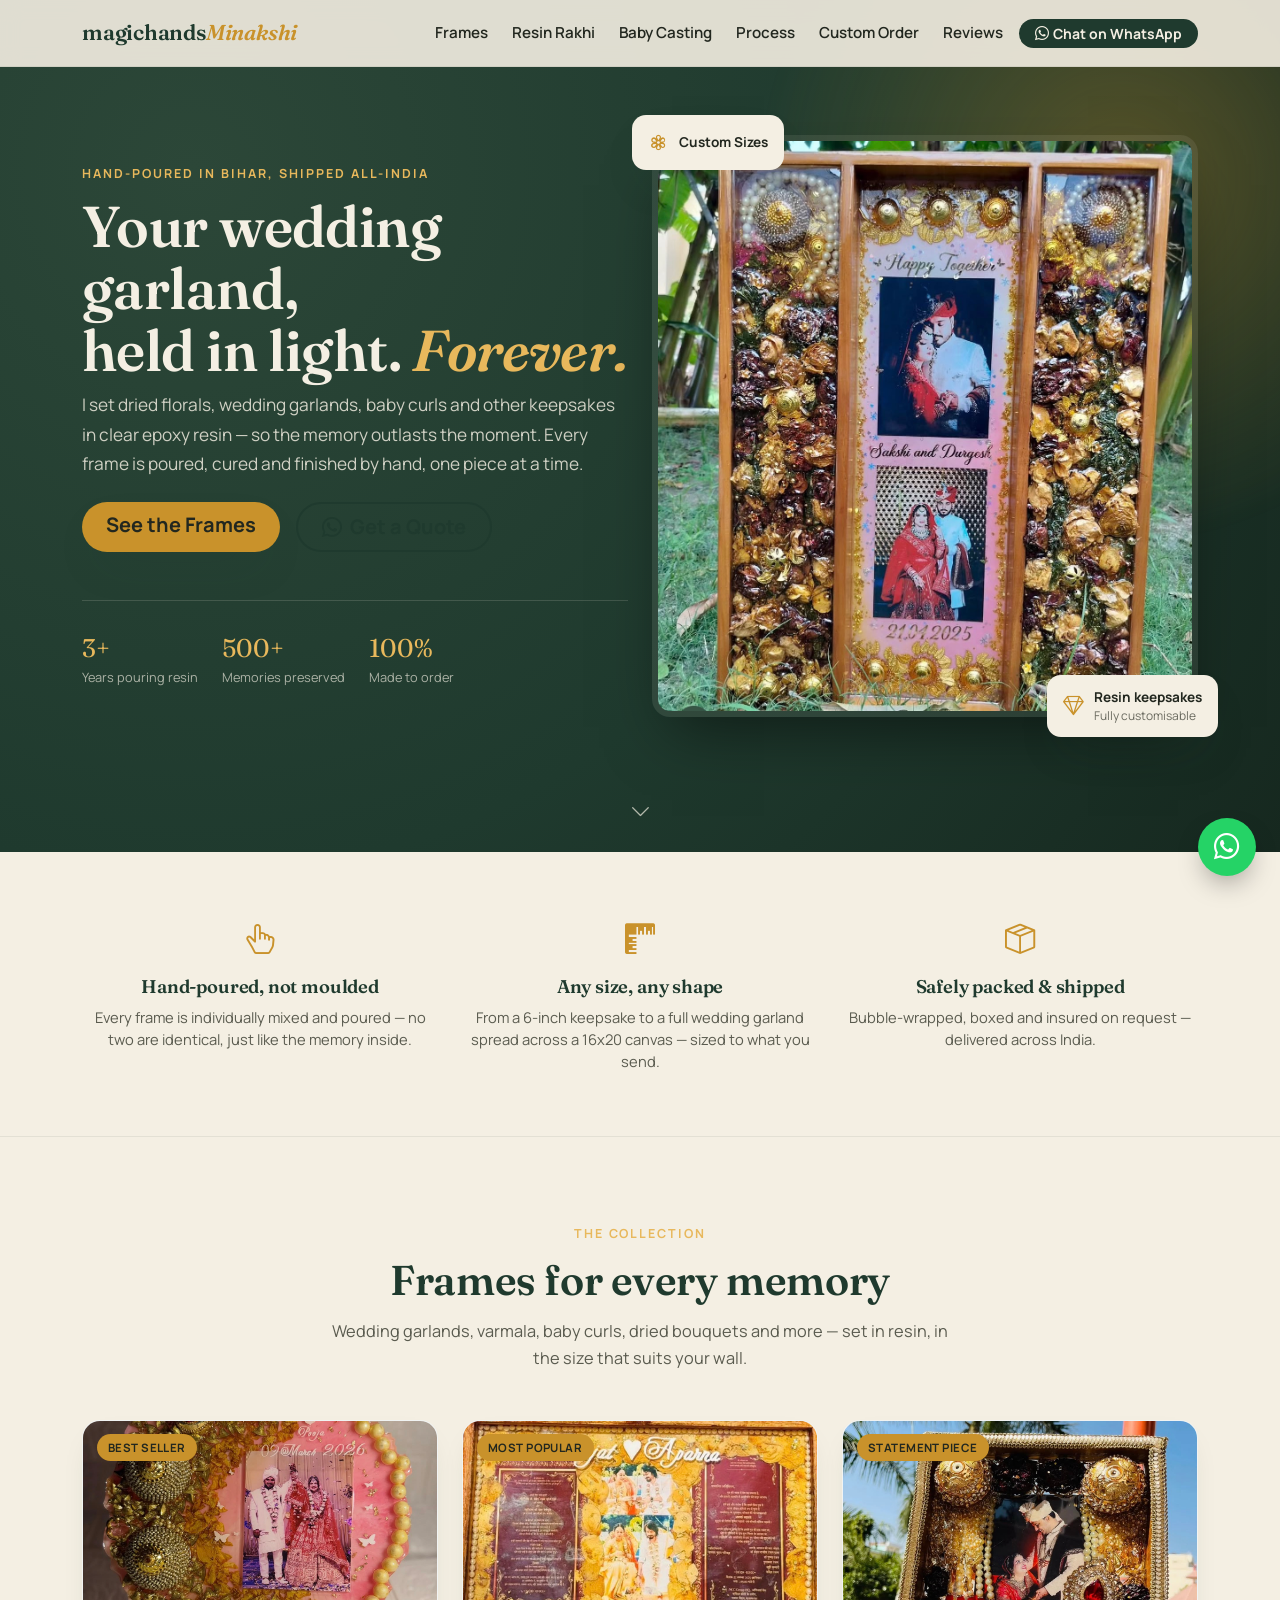
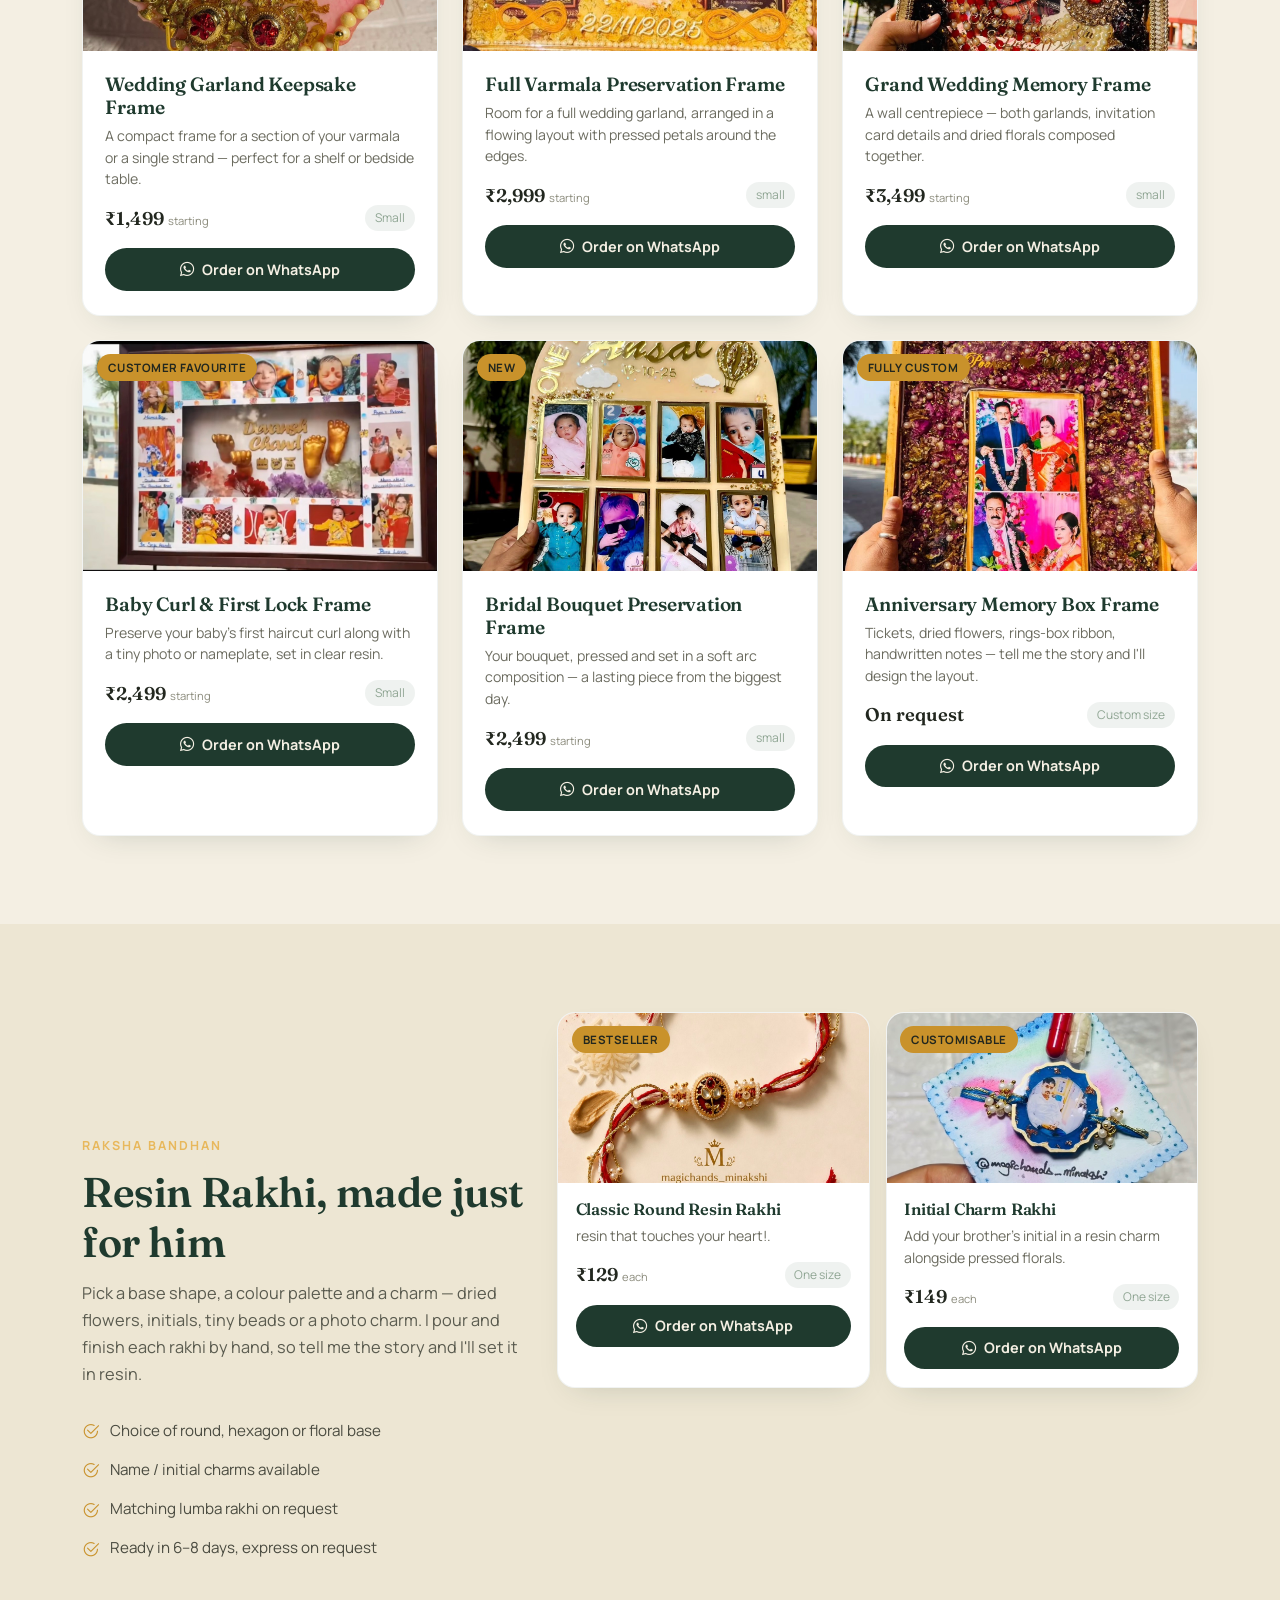
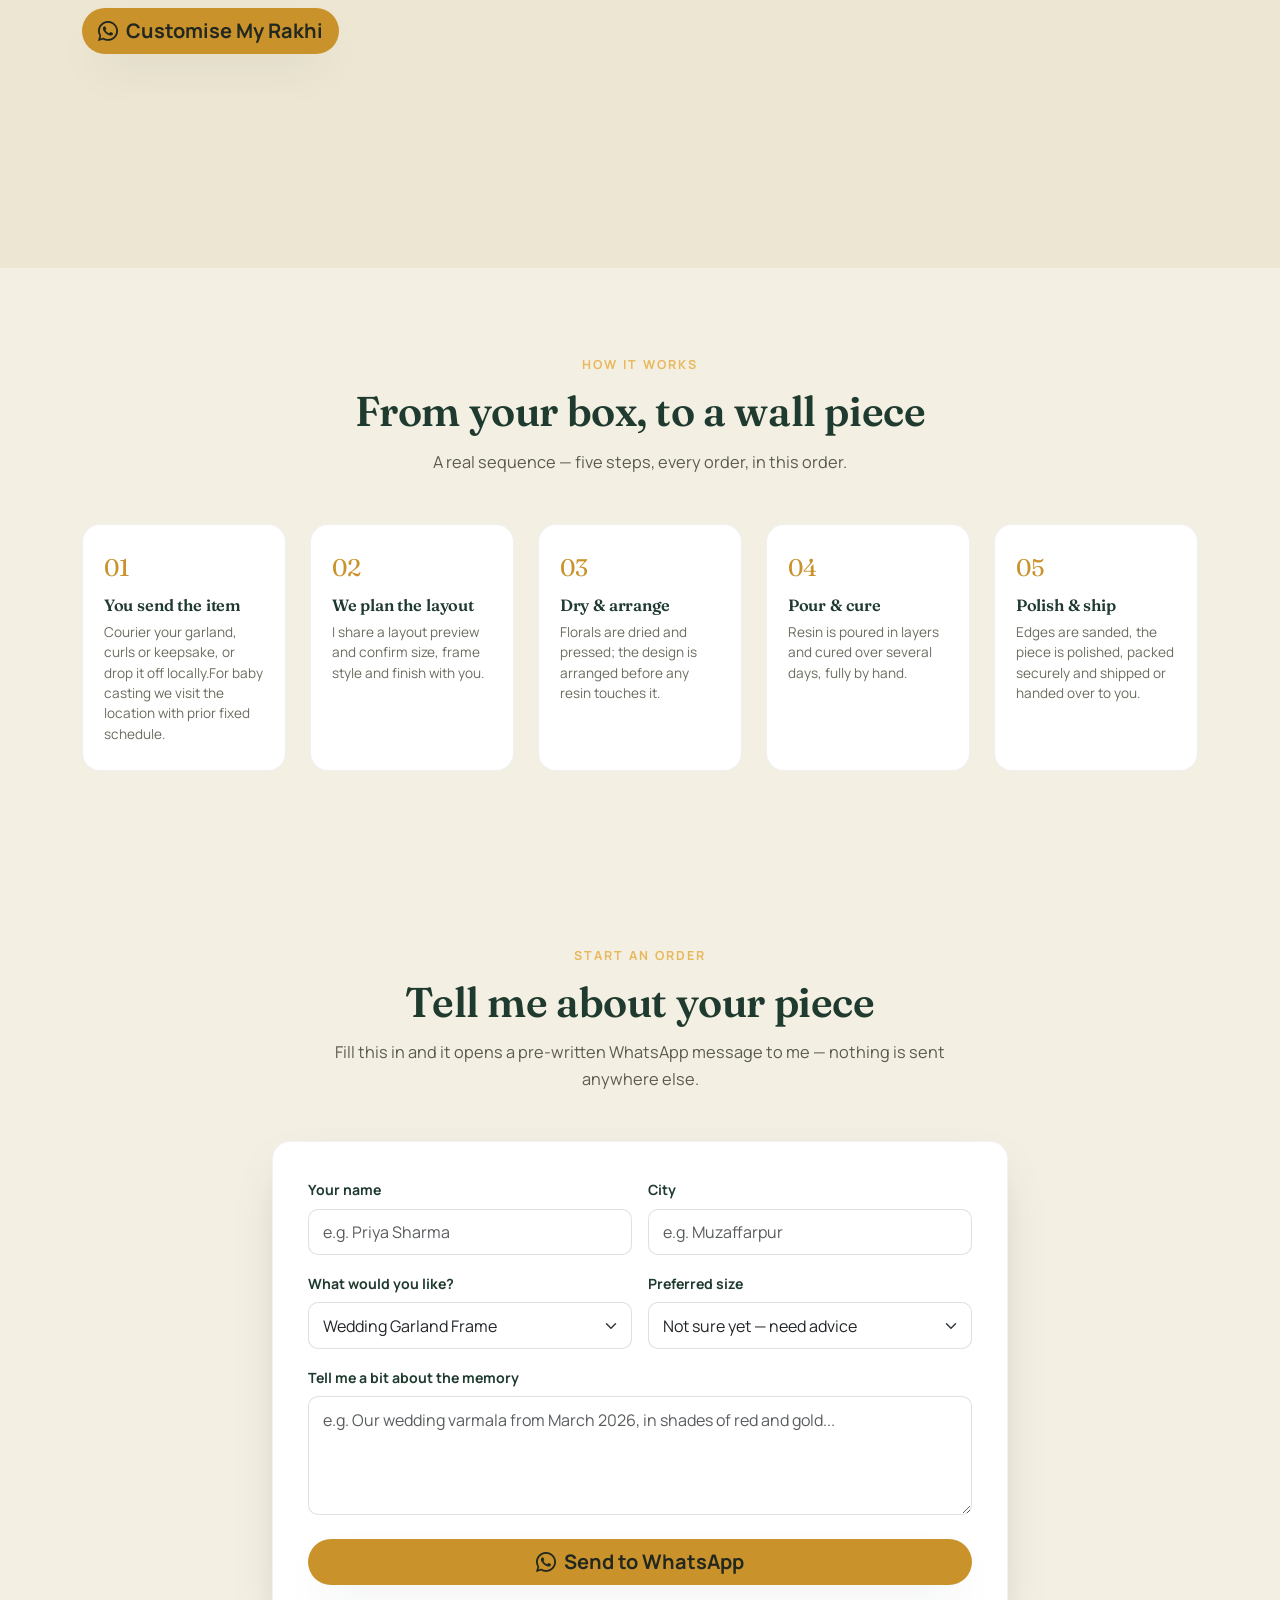
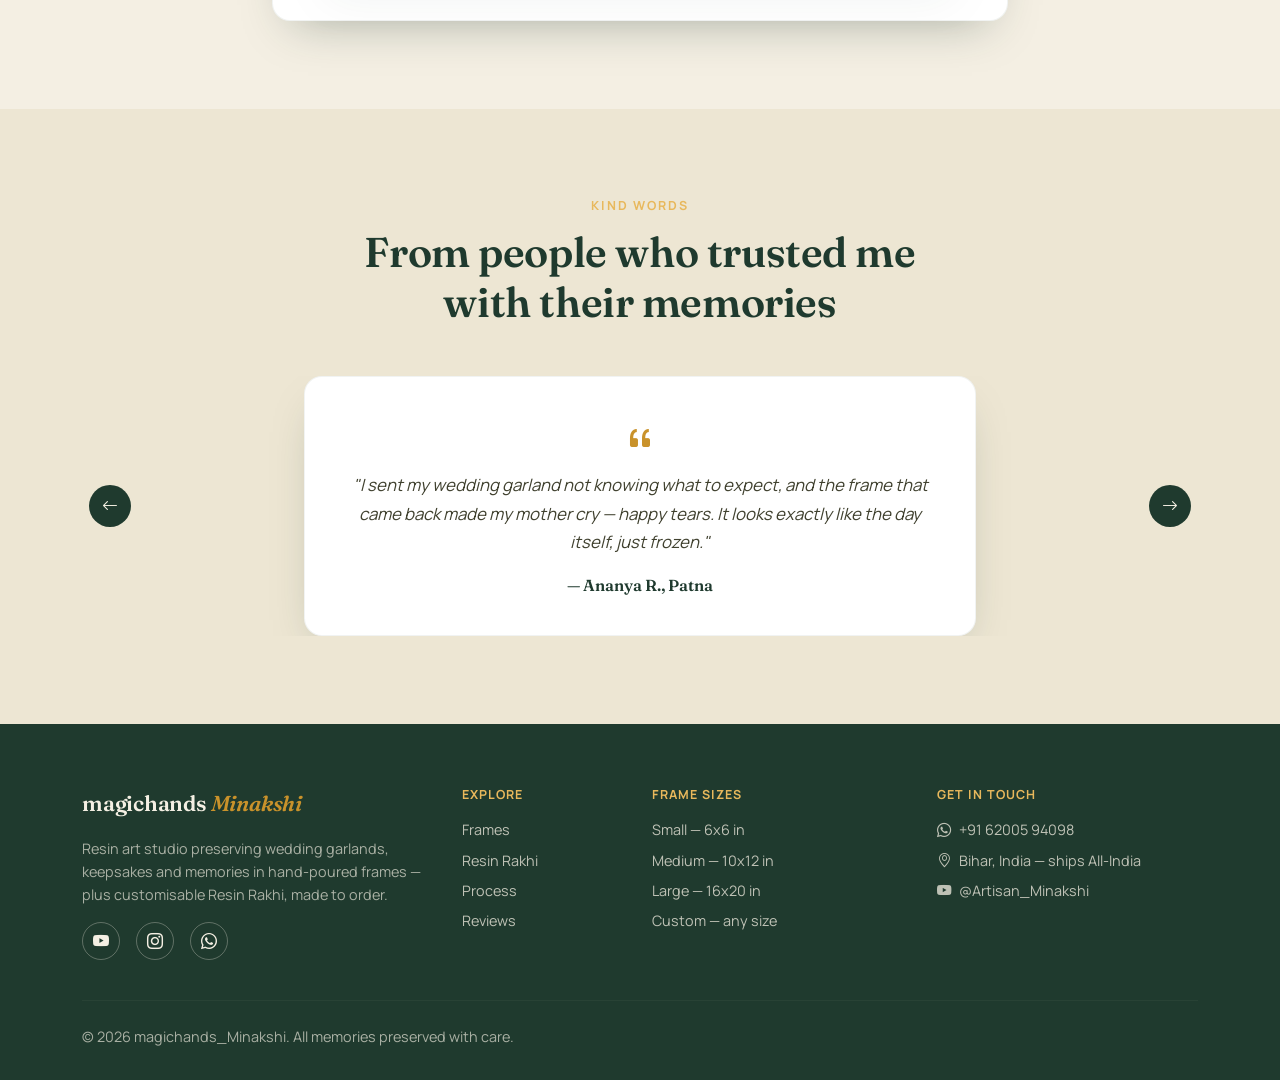
<file: index.html>
<!doctype html>
<html lang="en">
  <head>
    <meta charset="UTF-8" />
    <meta name="viewport" content="width=device-width, initial-scale=1.0" />
    <title>
      magichands_Minakshi | Resin-Preserved Memories &amp; Custom Rakhi, Baby
      Casting
    </title>
    <meta
      name="description"
      content="Wedding garlands, memories and keepsakes hand-poured in resin. Custom frame sizes, customisable Resin Rakhi, made to order."
    />

    <!-- Google Fonts: Fraunces (display) + Manrope (body/utility) -->
    <link rel="preconnect" href="https://fonts.googleapis.com" />
    <link
      href="https://fonts.googleapis.com/css2?family=Fraunces:ital,opsz,wght@0,9..144,300;0,9..144,500;0,9..144,600;1,9..144,500&family=Manrope:wght@400;500;600;700;800&display=swap"
      rel="stylesheet"
    />

    <!-- Bootstrap 5 -->
    <link
      href="https://cdn.jsdelivr.net/npm/bootstrap@5.3.3/dist/css/bootstrap.min.css"
      rel="stylesheet"
    />

    <!-- Bootstrap Icons -->
    <link
      rel="stylesheet"
      href="https://cdn.jsdelivr.net/npm/bootstrap-icons@1.11.3/font/bootstrap-icons.css"
    />

    <!-- Custom styles -->
    <link rel="stylesheet" href="style.css" />
  </head>
  <body>
    <!-- ================= NAVBAR ================= -->
    <nav class="navbar navbar-expand-lg fixed-top am-navbar" id="mainNav">
      <div class="container">
        <a class="navbar-brand am-brand" href="#home">
          magichands<span>Minakshi</span>
        </a>
        <button
          class="navbar-toggler"
          type="button"
          data-bs-toggle="collapse"
          data-bs-target="#navMenu"
          aria-controls="navMenu"
          aria-expanded="false"
          aria-label="Toggle navigation"
        >
          <span class="navbar-toggler-icon"></span>
        </button>
        <div class="collapse navbar-collapse" id="navMenu">
          <ul class="navbar-nav ms-auto align-items-lg-center gap-lg-2">
            <li class="nav-item">
              <a class="nav-link" href="#gallery">Frames</a>
            </li>
            <li class="nav-item">
              <a class="nav-link" href="#rakhi">Resin Rakhi</a>
            </li>
            <li class="nav-item">
              <a class="nav-link" href="#baby">Baby Casting</a>
            </li>
            <li class="nav-item">
              <a class="nav-link" href="#process">Process</a>
            </li>
            <li class="nav-item">
              <a class="nav-link" href="#order">Custom Order</a>
            </li>
            <li class="nav-item">
              <a class="nav-link" href="#reviews">Reviews</a>
            </li>
            <li class="nav-item mt-2 mt-lg-0">
              <a
                class="btn am-btn-whatsapp btn-sm px-3 am-wa-link"
                target="_blank"
                rel="noopener"
                href="#"
                data-wa-message="Hi Minakshi! I'd love to know more about your resin preservation work."
              >
                <i class="bi bi-whatsapp me-1"></i>Chat on WhatsApp
              </a>
            </li>
          </ul>
        </div>
      </div>
    </nav>

    <!-- ================= HERO ================= -->
    <header id="home" class="am-hero">
      <div class="am-hero-blob" aria-hidden="true"></div>
      <div class="container position-relative">
        <div class="row align-items-center gy-5 min-vh-100 py-5">
          <div class="col-lg-6 am-hero-copy">
            <p class="am-eyebrow">Hand-poured in Bihar, shipped ALL-India</p>
            <h1 class="am-hero-title">
              Your wedding garland,<br />
              held in light. <span>Forever.</span>
            </h1>
            <p class="am-hero-sub">
              I set dried florals, wedding garlands, baby curls and other
              keepsakes in clear epoxy resin — so the memory outlasts the
              moment. Every frame is poured, cured and finished by hand, one
              piece at a time.
            </p>
            <div class="d-flex flex-wrap gap-3 mt-4">
              <a href="#gallery" class="btn am-btn-primary btn-lg px-4"
                >See the Frames</a
              >
              <a
                href="#"
                class="btn am-btn-outline btn-lg px-4 am-wa-link"
                data-wa-message="Hi Minakshi! I want to preserve my wedding garland in resin. Can you share details?"
              >
                <i class="bi bi-whatsapp me-2"></i>Get a Quote
              </a>
            </div>
            <div class="am-hero-stats d-flex flex-wrap gap-4 mt-5">
              <div>
                <span class="am-stat-num">3+</span>
                <span class="am-stat-label">Years pouring resin</span>
              </div>
              <div>
                <span class="am-stat-num">500+</span>
                <span class="am-stat-label">Memories preserved</span>
              </div>
              <div>
                <span class="am-stat-num">100%</span>
                <span class="am-stat-label">Made to order</span>
              </div>
            </div>
          </div>
          <div class="col-lg-6">
            <div class="am-hero-frame-wrap">
              <!-- https://placehold.co/640x760/2f4a3a/f4ecd8?font=playfair-display&text=Preserved%0AWedding%0AGarland -->
              <img
                src="./img/ m.jpg"
                class="img-fluid am-hero-img"
                alt="Demo image: wedding garland preserved in a resin frame"
              />
              <div class="am-float-card am-float-1">
                <i class="bi bi-flower3"></i>
                <div>
                  <strong>Custom Sizes</strong>
                </div>
              </div>
              <div class="am-float-card am-float-2">
                <i class="bi bi-gem"></i>
                <div>
                  <strong>Resin keepsakes</strong>
                  <span>Fully customisable</span>
                </div>
              </div>
            </div>
          </div>
        </div>
      </div>
      <a href="#about" class="am-scroll-cue" aria-hidden="true"
        ><i class="bi bi-chevron-down"></i
      ></a>
    </header>

    <!-- ================= FEATURE STRIP ================= -->
    <section id="about" class="am-strip">
      <div class="container">
        <div class="row g-4 text-center">
          <div class="col-md-4">
            <i class="bi bi-hand-index-thumb am-strip-icon"></i>
            <h3>Hand-poured, not moulded</h3>
            <p>
              Every frame is individually mixed and poured — no two are
              identical, just like the memory inside.
            </p>
          </div>
          <div class="col-md-4">
            <i class="bi bi-rulers am-strip-icon"></i>
            <h3>Any size, any shape</h3>
            <p>
              From a 6-inch keepsake to a full wedding garland spread across a
              16x20 canvas — sized to what you send.
            </p>
          </div>
          <div class="col-md-4">
            <i class="bi bi-box-seam am-strip-icon"></i>
            <h3>Safely packed &amp; shipped</h3>
            <p>
              Bubble-wrapped, boxed and insured on request — delivered across
              India.
            </p>
          </div>
        </div>
      </div>
    </section>

    <!-- ================= GALLERY / PRODUCTS ================= -->
    <section id="gallery" class="am-section">
      <div class="container">
        <div class="am-section-head">
          <p class="am-eyebrow">The Collection</p>
          <h2>Frames for every memory</h2>
          <p class="am-section-sub">
            Wedding garlands, varmala, baby curls, dried bouquets and more — set
            in resin, in the size that suits your wall.
          </p>
        </div>

        <div class="row g-4" id="productGrid">
          <!-- Product cards are injected by script.js from the PRODUCTS array -->
        </div>
      </div>
    </section>

    <!-- ================= RESIN RAKHI ================= -->
    <section id="rakhi" class="am-section am-section-alt">
      <div class="container">
        <div class="row align-items-center gy-5">
          <div class="col-lg-5">
            <p class="am-eyebrow">Raksha Bandhan</p>
            <h2 class="am-section-title">Resin Rakhi, made just for him</h2>
            <p class="am-section-sub">
              Pick a base shape, a colour palette and a charm — dried flowers,
              initials, tiny beads or a photo charm. I pour and finish each
              rakhi by hand, so tell me the story and I'll set it in resin.
            </p>
            <ul class="am-check-list">
              <li>
                <i class="bi bi-check2-circle"></i>Choice of round, hexagon or
                floral base
              </li>
              <li>
                <i class="bi bi-check2-circle"></i>Name / initial charms
                available
              </li>
              <li>
                <i class="bi bi-check2-circle"></i>Matching lumba rakhi on
                request
              </li>
              <li>
                <i class="bi bi-check2-circle"></i>Ready in 6–8 days, express on
                request
              </li>
            </ul>
            <a
              href="#"
              class="btn am-btn-primary btn-lg mt-3 am-wa-link"
              data-wa-message="Hi Minakshi! I want to order a customised Resin Rakhi. Here's what I have in mind:"
            >
              <i class="bi bi-whatsapp me-2"></i>Customise My Rakhi
            </a>
          </div>
          <div class="col-lg-7">
            <div class="row g-3" id="rakhiGrid">
              <!-- Rakhi product cards injected by script.js -->
            </div>
          </div>
        </div>
      </div>
    </section>

    <!-- ================= PROCESS ================= -->
    <section id="process" class="am-section">
      <div class="container">
        <div class="am-section-head">
          <p class="am-eyebrow">How It Works</p>
          <h2>From your box, to a wall piece</h2>
          <p class="am-section-sub">
            A real sequence — five steps, every order, in this order.
          </p>
        </div>
        <div class="row g-4">
          <div class="col-md-4 col-lg am-process-col">
            <div class="am-process-card">
              <span class="am-process-num">01</span>
              <h4>You send the item</h4>
              <p>
                Courier your garland, curls or keepsake, or drop it off
                locally.For baby casting we visit the location with prior fixed
                schedule.
              </p>
            </div>
          </div>
          <div class="col-md-4 col-lg am-process-col">
            <div class="am-process-card">
              <span class="am-process-num">02</span>
              <h4>We plan the layout</h4>
              <p>
                I share a layout preview and confirm size, frame style and
                finish with you.
              </p>
            </div>
          </div>
          <div class="col-md-4 col-lg am-process-col">
            <div class="am-process-card">
              <span class="am-process-num">03</span>
              <h4>Dry &amp; arrange</h4>
              <p>
                Florals are dried and pressed; the design is arranged before any
                resin touches it.
              </p>
            </div>
          </div>
          <div class="col-md-4 col-lg am-process-col">
            <div class="am-process-card">
              <span class="am-process-num">04</span>
              <h4>Pour &amp; cure</h4>
              <p>
                Resin is poured in layers and cured over several days, fully by
                hand.
              </p>
            </div>
          </div>
          <div class="col-md-4 col-lg am-process-col">
            <div class="am-process-card">
              <span class="am-process-num">05</span>
              <h4>Polish &amp; ship</h4>
              <p>
                Edges are sanded, the piece is polished, packed securely and
                shipped or handed over to you.
              </p>
            </div>
          </div>
        </div>
      </div>
    </section>

    <!-- ================= CUSTOM ORDER FORM ================= -->
    <section id="order" class="am-section am-order-section">
      <div class="container">
        <div class="row justify-content-center">
          <div class="col-lg-8">
            <div class="am-section-head">
              <p class="am-eyebrow">Start an Order</p>
              <h2>Tell me about your piece</h2>
              <p class="am-section-sub">
                Fill this in and it opens a pre-written WhatsApp message to me —
                nothing is sent anywhere else.
              </p>
            </div>
            <form id="orderForm" class="am-order-form" novalidate>
              <div class="row g-3">
                <div class="col-md-6">
                  <label class="form-label" for="ofName">Your name</label>
                  <input
                    type="text"
                    class="form-control"
                    id="ofName"
                    placeholder="e.g. Priya Sharma"
                    required
                  />
                </div>
                <div class="col-md-6">
                  <label class="form-label" for="ofCity">City</label>
                  <input
                    type="text"
                    class="form-control"
                    id="ofCity"
                    placeholder="e.g. Muzaffarpur"
                  />
                </div>
                <div class="col-md-6">
                  <label class="form-label" for="ofType"
                    >What would you like?</label
                  >
                  <select id="ofType" class="form-select">
                    <option>Wedding Garland Frame</option>
                    <option>Baby Curl / Keepsake Frame</option>
                    <option>Bouquet Preservation Frame</option>
                    <option>Resin Rakhi</option>
                    <option>Something else</option>
                  </select>
                </div>
                <div class="col-md-6">
                  <label class="form-label" for="ofSize">Preferred size</label>
                  <select id="ofSize" class="form-select">
                    <option>Not sure yet — need advice</option>
                    <option>Small (6x6 in)</option>
                    <option>Medium (10x12 in)</option>
                    <option>Large (16x20 in)</option>
                    <option>Custom size</option>
                  </select>
                </div>
                <div class="col-12">
                  <label class="form-label" for="ofNotes"
                    >Tell me a bit about the memory</label
                  >
                  <textarea
                    id="ofNotes"
                    class="form-control"
                    rows="4"
                    placeholder="e.g. Our wedding varmala from March 2026, in shades of red and gold..."
                  ></textarea>
                </div>
              </div>
              <button
                type="submit"
                class="btn am-btn-primary btn-lg mt-4 w-100 w-sm-auto px-5"
              >
                <i class="bi bi-whatsapp me-2"></i>Send to WhatsApp
              </button>
            </form>
          </div>
        </div>
      </div>
    </section>

    <!-- ================= TESTIMONIALS ================= -->
    <section id="reviews" class="am-section am-section-alt">
      <div class="container">
        <div class="am-section-head">
          <p class="am-eyebrow">Kind Words</p>
          <h2>From people who trusted me with their memories</h2>
        </div>

        <div id="reviewCarousel" class="carousel slide" data-bs-ride="carousel">
          <div class="carousel-inner">
            <div class="carousel-item active">
              <div class="am-review-card mx-auto">
                <i class="bi bi-quote am-quote-icon"></i>
                <p>
                  "I sent my wedding garland not knowing what to expect, and the
                  frame that came back made my mother cry — happy tears. It
                  looks exactly like the day itself, just frozen."
                </p>
                <strong>— Ananya R., Patna</strong>
              </div>
            </div>
            <div class="carousel-item">
              <div class="am-review-card mx-auto">
                <i class="bi bi-quote am-quote-icon"></i>
                <p>
                  "Ordered a customised Resin Rakhi with my brother's initials
                  for Raksha Bandhan. It reached three days before the festival,
                  beautifully packed. Will order every year now."
                </p>
                <strong>— Kavita S., Delhi</strong>
              </div>
            </div>
            <div class="carousel-item">
              <div class="am-review-card mx-auto">
                <i class="bi bi-quote am-quote-icon"></i>
                <p>
                  "Minakshi kept me updated with photos at every stage of the
                  pour. The baby curl frame is now the first thing guests notice
                  in our living room."
                </p>
                <strong>— Rohit &amp; Simran, Lucknow</strong>
              </div>
            </div>
          </div>
          <button
            class="carousel-control-prev"
            type="button"
            data-bs-target="#reviewCarousel"
            data-bs-slide="prev"
          >
            <span class="am-carousel-icon"
              ><i class="bi bi-arrow-left"></i
            ></span>
          </button>
          <button
            class="carousel-control-next"
            type="button"
            data-bs-target="#reviewCarousel"
            data-bs-slide="next"
          >
            <span class="am-carousel-icon"
              ><i class="bi bi-arrow-right"></i
            ></span>
          </button>
        </div>
      </div>
    </section>

    <!-- ================= FOOTER ================= -->
    <footer class="am-footer">
      <div class="container">
        <div class="row gy-4">
          <div class="col-lg-4">
            <a class="navbar-brand am-brand am-brand-footer" href="#home"
              >magichands <span>Minakshi</span></a
            >
            <p class="am-footer-text mt-3">
              Resin art studio preserving wedding garlands, keepsakes and
              memories in hand-poured frames — plus customisable Resin Rakhi,
              made to order.
            </p>
            <div class="d-flex gap-3 mt-3 am-social-row">
              <a
                href="https://www.youtube.com/@Artisan_Minakshi"
                target="_blank"
                rel="noopener"
                aria-label="YouTube"
                ><i class="bi bi-youtube"></i
              ></a>
              <a
                href="https://www.instagram.com/magichands_minakshi"
                target="_blank"
                rel="noopener"
                aria-label="Instagram"
                ><i class="bi bi-instagram"></i
              ></a>
              <a
                href="#"
                class="am-wa-link"
                data-wa-message="Hi Minakshi!"
                aria-label="WhatsApp"
                ><i class="bi bi-whatsapp"></i
              ></a>
            </div>
          </div>
          <div class="col-lg-2 col-6">
            <h6>Explore</h6>
            <ul class="list-unstyled am-footer-links">
              <li><a href="#gallery">Frames</a></li>
              <li><a href="#rakhi">Resin Rakhi</a></li>
              <li><a href="#process">Process</a></li>
              <li><a href="#reviews">Reviews</a></li>
            </ul>
          </div>
          <div class="col-lg-3 col-6">
            <h6>Frame Sizes</h6>
            <ul class="list-unstyled am-footer-links">
              <li>Small — 6x6 in</li>
              <li>Medium — 10x12 in</li>
              <li>Large — 16x20 in</li>
              <li>Custom — any size</li>
            </ul>
          </div>
          <div class="col-lg-3">
            <h6>Get in touch</h6>
            <ul class="list-unstyled am-footer-links">
              <li>
                <i class="bi bi-whatsapp me-2"></i
                ><span id="footerPhone">+91 6200594098</span>
              </li>
              <li>
                <i class="bi bi-geo-alt me-2"></i>Bihar, India — ships All-India
              </li>
              <li><i class="bi bi-youtube me-2"></i>@Artisan_Minakshi</li>
            </ul>
          </div>
        </div>
        <hr class="am-footer-divider" />
        <div
          class="d-flex flex-column flex-md-row justify-content-between align-items-center gap-2"
        >
          <p class="am-footer-text small mb-0">
            &copy; <span id="year"></span> magichands_Minakshi. All memories
            preserved with care.
          </p>
        </div>
      </div>
    </footer>

    <!-- ================= FLOATING WHATSAPP BUTTON ================= -->
    <a
      href="#"
      class="am-wa-float am-wa-link"
      data-wa-message="Hi Minakshi! I'd like to know more about your resin work."
      aria-label="Order on WhatsApp"
    >
      <i class="bi bi-whatsapp"></i>
    </a>

    <!-- Bootstrap Bundle JS -->
    <script src="https://cdn.jsdelivr.net/npm/bootstrap@5.3.3/dist/js/bootstrap.bundle.min.js"></script>
    <script src="script.js"></script>
  </body>
</html>
</file>
<file: style.css>
/* =========================================================
   ARTISAN MINAKSHI — Design tokens
   Palette: deep botanical green (backdrop of pressed leaves),
   warm resin-amber (the medium itself), ivory (paper/petal),
   dusty rose (garland/rakhi thread), charcoal ink (text).
   Type: Fraunces (display, organic curves like set resin) +
   Manrope (body/utility, quiet and legible).
   ========================================================= */

:root {
  --am-green-deep: #1F3A2E;
  --am-green-mid: #2F4A3A;
  --am-ivory: #F4EFE3;
  --am-amber: #C9922B;
  --am-amber-light: #E8B85C;
  --am-rose: #D98A93;
  --am-ink: #22271F;
  --am-sage: #8FA593;

  --am-font-display: 'Fraunces', 'Georgia', serif;
  --am-font-body: 'Manrope', 'Segoe UI', sans-serif;

  --am-radius: 18px;
  --am-shadow: 0 20px 45px -20px rgba(31, 58, 46, 0.35);
}

* { box-sizing: border-box; }

html { scroll-behavior: smooth; }

body {
  font-family: var(--am-font-body);
  color: var(--am-ink);
  background-color: var(--am-ivory);
  overflow-x: hidden;
}

h1, h2, h3, h4, .am-brand {
  font-family: var(--am-font-display);
  font-weight: 600;
  letter-spacing: -0.01em;
}

a { text-decoration: none; }

@media (prefers-reduced-motion: reduce) {
  *, *::before, *::after {
    animation-duration: 0.01ms !important;
    transition-duration: 0.01ms !important;
    scroll-behavior: auto !important;
  }
}

/* ---------- Focus visibility ---------- */
a:focus-visible,
button:focus-visible,
input:focus-visible,
select:focus-visible,
textarea:focus-visible {
  outline: 3px solid var(--am-amber);
  outline-offset: 2px;
}

/* ---------- NAVBAR ---------- */
.am-navbar {
  background: rgba(244, 239, 227, 0.9);
  backdrop-filter: blur(10px);
  border-bottom: 1px solid rgba(31, 58, 46, 0.08);
  padding-top: 0.75rem;
  padding-bottom: 0.75rem;
  transition: background 0.3s ease;
}

.am-brand {
  font-size: 1.35rem;
  color: var(--am-green-deep);
  font-weight: 600;
}
.am-brand span { color: var(--am-amber); font-style: italic; }

.am-navbar .nav-link {
  color: var(--am-ink);
  font-weight: 600;
  font-size: 0.95rem;
  padding: 0.5rem 0.9rem;
  transition: color 0.2s ease;
}
.am-navbar .nav-link:hover { color: var(--am-amber); }

.am-btn-whatsapp {
  background: var(--am-green-deep);
  color: var(--am-ivory);
  border-radius: 999px;
  font-weight: 700;
  border: none;
  transition: transform 0.2s ease, background 0.2s ease;
}
.am-btn-whatsapp:hover { background: var(--am-amber); color: var(--am-ink); transform: translateY(-1px); }

/* ---------- BUTTONS ---------- */
.am-btn-primary {
  background: var(--am-amber);
  border: none;
  color: var(--am-ink);
  border-radius: 999px;
  font-weight: 700;
  transition: transform 0.2s ease, box-shadow 0.2s ease;
  box-shadow: var(--am-shadow);
}
.am-btn-primary:hover { transform: translateY(-2px); color: var(--am-ink); }

.am-btn-outline {
  border: 2px solid var(--am-green-deep);
  color: var(--am-green-deep);
  border-radius: 999px;
  font-weight: 700;
  background: transparent;
  transition: all 0.2s ease;
}
.am-btn-outline:hover { background: var(--am-green-deep); color: var(--am-ivory); }

/* ---------- HERO ---------- */
.am-hero {
  position: relative;
  background: radial-gradient(circle at 15% 20%, #2c4738 0%, var(--am-green-deep) 55%, #16281f 100%);
  color: var(--am-ivory);
  overflow: hidden;
}

.am-hero-blob {
  position: absolute;
  top: -20%;
  right: -15%;
  width: 60vw;
  height: 60vw;
  max-width: 700px;
  max-height: 700px;
  background: radial-gradient(circle, rgba(201, 146, 43, 0.35) 0%, rgba(201, 146, 43, 0.08) 55%, transparent 75%);
  border-radius: 50%;
  filter: blur(10px);
  animation: am-drift 14s ease-in-out infinite alternate;
  pointer-events: none;
}

@keyframes am-drift {
  0%   { transform: translate(0, 0) scale(1); }
  100% { transform: translate(-30px, 40px) scale(1.08); }
}

.am-eyebrow {
  font-family: var(--am-font-body);
  text-transform: uppercase;
  letter-spacing: 0.16em;
  font-size: 0.78rem;
  font-weight: 700;
  color: var(--am-amber-light);
  margin-bottom: 0.75rem;
}

.am-hero-title {
  font-size: clamp(2.4rem, 5vw, 3.6rem);
  line-height: 1.08;
  color: var(--am-ivory);
}
.am-hero-title span {
  font-style: italic;
  color: var(--am-amber-light);
}

.am-hero-sub {
  color: rgba(244, 239, 227, 0.82);
  font-size: 1.08rem;
  max-width: 34rem;
  line-height: 1.7;
}

.am-hero-stats { border-top: 1px solid rgba(244, 239, 227, 0.15); padding-top: 1.75rem; }
.am-stat-num {
  display: block;
  font-family: var(--am-font-display);
  font-size: 1.6rem;
  color: var(--am-amber-light);
}
.am-stat-label {
  display: block;
  font-size: 0.8rem;
  color: rgba(244, 239, 227, 0.65);
}

.am-hero-frame-wrap { position: relative; }
.am-hero-img {
  border-radius: var(--am-radius);
  box-shadow: 0 30px 60px -20px rgba(0,0,0,0.5);
  border: 6px solid rgba(244, 239, 227, 0.08);
}

.am-float-card {
  position: absolute;
  background: var(--am-ivory);
  color: var(--am-ink);
  border-radius: 14px;
  padding: 0.75rem 1rem;
  display: flex;
  align-items: center;
  gap: 0.6rem;
  box-shadow: var(--am-shadow);
  font-size: 0.85rem;
  animation: am-float 5s ease-in-out infinite;
}
.am-float-card i { font-size: 1.3rem; color: var(--am-amber); }
.am-float-card strong { display: block; font-size: 0.85rem; }
.am-float-card span { display: block; color: #6b6b60; font-size: 0.75rem; }

.am-float-1 { top: -1.25rem; left: -1.25rem; animation-delay: 0s; }
.am-float-2 { bottom: -1.25rem; right: -1.25rem; animation-delay: 1.5s; }

@keyframes am-float {
  0%, 100% { transform: translateY(0); }
  50% { transform: translateY(-10px); }
}

.am-scroll-cue {
  position: absolute;
  bottom: 1.5rem;
  left: 50%;
  transform: translateX(-50%);
  color: rgba(244, 239, 227, 0.7);
  font-size: 1.3rem;
  animation: am-bounce 2s ease-in-out infinite;
}
@keyframes am-bounce {
  0%, 100% { transform: translate(-50%, 0); }
  50% { transform: translate(-50%, 8px); }
}

/* ---------- FEATURE STRIP ---------- */
.am-strip {
  background: var(--am-ivory);
  padding: 4rem 0;
  border-bottom: 1px solid rgba(31,58,46,0.08);
}
.am-strip-icon {
  font-size: 1.9rem;
  color: var(--am-amber);
  margin-bottom: 0.9rem;
  display: inline-block;
}
.am-strip h3 { font-size: 1.15rem; margin-bottom: 0.5rem; color: var(--am-green-deep); }
.am-strip p { color: #5a5b4f; font-size: 0.92rem; max-width: 24rem; margin: 0 auto; }

/* ---------- SECTION SHARED ---------- */
.am-section { padding: 5.5rem 0; }
.am-section-alt { background: #EDE6D3; }

.am-section-head { max-width: 40rem; margin: 0 auto 3rem; text-align: center; }
.am-section-head h2, .am-section-title {
  font-size: clamp(1.8rem, 3.4vw, 2.6rem);
  color: var(--am-green-deep);
}
.am-section-sub { color: #5a5b4f; font-size: 1.02rem; line-height: 1.65; margin-top: 0.75rem; }

/* ---------- PRODUCT CARDS ---------- */
.am-card {
  background: #fff;
  border-radius: var(--am-radius);
  overflow: hidden;
  height: 100%;
  box-shadow: 0 12px 30px -18px rgba(31,58,46,0.25);
  transition: transform 0.35s ease, box-shadow 0.35s ease;
  border: 1px solid rgba(31,58,46,0.06);
}
.am-card:hover {
  transform: translateY(-8px);
  box-shadow: 0 28px 50px -20px rgba(31,58,46,0.35);
}

.am-card-img-wrap { position: relative; overflow: hidden; }
.am-card-img-wrap img {
  width: 100%;
  height: 230px;
  object-fit: cover;
  display: block;
  transition: transform 0.5s ease;
}
.am-card:hover .am-card-img-wrap img { transform: scale(1.06); }

.am-card-badge {
  position: absolute;
  top: 0.85rem;
  left: 0.85rem;
  background: var(--am-amber);
  color: var(--am-ink);
  font-size: 0.72rem;
  font-weight: 700;
  padding: 0.3rem 0.7rem;
  border-radius: 999px;
  text-transform: uppercase;
  letter-spacing: 0.04em;
}

.am-card-body { padding: 1.4rem 1.4rem 1.5rem; }
.am-card-body h3 {
  font-size: 1.2rem;
  color: var(--am-green-deep);
  margin-bottom: 0.35rem;
}
.am-card-body p {
  font-size: 0.88rem;
  color: #6b6b5f;
  line-height: 1.55;
  margin-bottom: 0.9rem;
}
.am-card-meta {
  display: flex;
  align-items: center;
  justify-content: space-between;
  margin-bottom: 1rem;
}
.am-card-price {
  font-family: var(--am-font-display);
  font-size: 1.15rem;
  color: var(--am-ink);
  font-weight: 600;
}
.am-card-price small { font-size: 0.7rem; color: #8b8b7c; font-weight: 400; font-family: var(--am-font-body); }
.am-card-size {
  font-size: 0.75rem;
  color: var(--am-sage);
  background: rgba(143,165,147,0.14);
  padding: 0.25rem 0.6rem;
  border-radius: 999px;
}

.am-card-order-btn {
  width: 100%;
  background: var(--am-green-deep);
  color: var(--am-ivory);
  border: none;
  border-radius: 999px;
  padding: 0.65rem 1rem;
  font-weight: 700;
  font-size: 0.9rem;
  display: flex;
  align-items: center;
  justify-content: center;
  gap: 0.5rem;
  transition: background 0.2s ease, transform 0.2s ease;
}
.am-card-order-btn:hover { background: var(--am-amber); color: var(--am-ink); transform: translateY(-1px); }

/* smaller rakhi cards */
.am-rakhi-card .am-card-img-wrap img { height: 170px; }
.am-rakhi-card .am-card-body { padding: 1.1rem; }
.am-rakhi-card .am-card-body h3 { font-size: 1.02rem; }

/* ---------- PROCESS ---------- */
.am-process-col { display: flex; }
.am-process-card {
  background: #fff;
  border-radius: var(--am-radius);
  padding: 1.6rem 1.3rem;
  width: 100%;
  border: 1px solid rgba(31,58,46,0.07);
  transition: border-color 0.2s ease;
}
.am-process-card:hover { border-color: var(--am-amber); }
.am-process-num {
  display: inline-block;
  font-family: var(--am-font-display);
  font-size: 1.5rem;
  color: var(--am-amber);
  margin-bottom: 0.6rem;
}
.am-process-card h4 { font-size: 1.02rem; color: var(--am-green-deep); margin-bottom: 0.4rem; }
.am-process-card p { font-size: 0.85rem; color: #6b6b5f; line-height: 1.5; margin: 0; }

/* ---------- ORDER FORM ---------- */
.am-order-section { background: var(--am-ivory); }
.am-order-form {
  background: #fff;
  border-radius: var(--am-radius);
  padding: 2.2rem;
  box-shadow: var(--am-shadow);
  border: 1px solid rgba(31,58,46,0.06);
}
.am-order-form .form-label { font-weight: 700; color: var(--am-green-deep); font-size: 0.88rem; }
.am-order-form .form-control,
.am-order-form .form-select {
  border-radius: 10px;
  border: 1.5px solid rgba(31,58,46,0.15);
  padding: 0.65rem 0.85rem;
}
.am-order-form .form-control:focus,
.am-order-form .form-select:focus {
  border-color: var(--am-amber);
  box-shadow: 0 0 0 0.2rem rgba(201,146,43,0.18);
}

/* ---------- CHECK LIST ---------- */
.am-check-list { list-style: none; padding: 0; margin: 1.5rem 0; }
.am-check-list li {
  display: flex;
  align-items: center;
  gap: 0.6rem;
  padding: 0.4rem 0;
  color: #4a4b40;
  font-size: 0.95rem;
}
.am-check-list i { color: var(--am-amber); font-size: 1.1rem; }

/* ---------- TESTIMONIALS ---------- */
.am-review-card {
  max-width: 42rem;
  background: #fff;
  border-radius: var(--am-radius);
  padding: 2.4rem;
  text-align: center;
  box-shadow: var(--am-shadow);
  border: 1px solid rgba(31,58,46,0.06);
}
.am-quote-icon { font-size: 2rem; color: var(--am-amber); margin-bottom: 0.5rem; display: block; }
.am-review-card p { font-size: 1.05rem; font-style: italic; color: #40412f; line-height: 1.7; }
.am-review-card strong { display: block; margin-top: 1rem; color: var(--am-green-deep); font-family: var(--am-font-display); font-weight: 600; }

.am-carousel-icon {
  width: 42px; height: 42px;
  background: var(--am-green-deep);
  color: var(--am-ivory);
  border-radius: 50%;
  display: inline-flex;
  align-items: center;
  justify-content: center;
}
.carousel-control-prev, .carousel-control-next { width: 5%; opacity: 1; }

/* ---------- FOOTER ---------- */
.am-footer {
  background: var(--am-green-deep);
  color: rgba(244,239,227,0.85);
  padding: 4rem 0 2rem;
}
.am-brand-footer { color: var(--am-ivory); }
.am-footer-text { color: rgba(244,239,227,0.65); font-size: 0.9rem; line-height: 1.6; }
.am-footer h6 {
  color: var(--am-amber-light);
  text-transform: uppercase;
  letter-spacing: 0.08em;
  font-size: 0.78rem;
  font-weight: 700;
  margin-bottom: 1rem;
}
.am-footer-links li { margin-bottom: 0.55rem; font-size: 0.9rem; color: rgba(244,239,227,0.75); }
.am-footer-links a { color: inherit; transition: color 0.2s ease; }
.am-footer-links a:hover { color: var(--am-amber-light); }
.am-footer-divider { border-color: rgba(244,239,227,0.15); margin: 2.5rem 0 1.5rem; }
.am-social-row a {
  width: 38px; height: 38px;
  border: 1px solid rgba(244,239,227,0.3);
  border-radius: 50%;
  display: inline-flex;
  align-items: center;
  justify-content: center;
  color: var(--am-ivory);
  transition: background 0.2s ease, border-color 0.2s ease;
}
.am-social-row a:hover { background: var(--am-amber); border-color: var(--am-amber); color: var(--am-ink); }

/* ---------- FLOATING WHATSAPP BUTTON ---------- */
.am-wa-float {
  position: fixed;
  bottom: 1.5rem;
  right: 1.5rem;
  width: 58px;
  height: 58px;
  background: #25D366;
  color: #fff;
  border-radius: 50%;
  display: flex;
  align-items: center;
  justify-content: center;
  font-size: 1.6rem;
  box-shadow: 0 12px 28px -8px rgba(0,0,0,0.4);
  z-index: 1050;
  animation: am-pulse 2.4s ease-in-out infinite;
}
@keyframes am-pulse {
  0%, 100% { box-shadow: 0 12px 28px -8px rgba(0,0,0,0.4), 0 0 0 0 rgba(37,211,102,0.5); }
  50% { box-shadow: 0 12px 28px -8px rgba(0,0,0,0.4), 0 0 0 10px rgba(37,211,102,0); }
}

/* ---------- SCROLL REVEAL (signature "resin set" reveal) ---------- */
.am-reveal {
  opacity: 0;
  transform: translateY(24px) scale(0.98);
  filter: blur(2px);
  transition: opacity 0.7s ease, transform 0.7s ease, filter 0.7s ease;
}
.am-reveal.am-in {
  opacity: 1;
  transform: translateY(0) scale(1);
  filter: blur(0);
}

/* ---------- RESPONSIVE ---------- */
@media (max-width: 991px) {
  .am-hero { text-align: left; }
  .am-float-card { display: none; }
  .am-section { padding: 3.5rem 0; }
}
</file>
